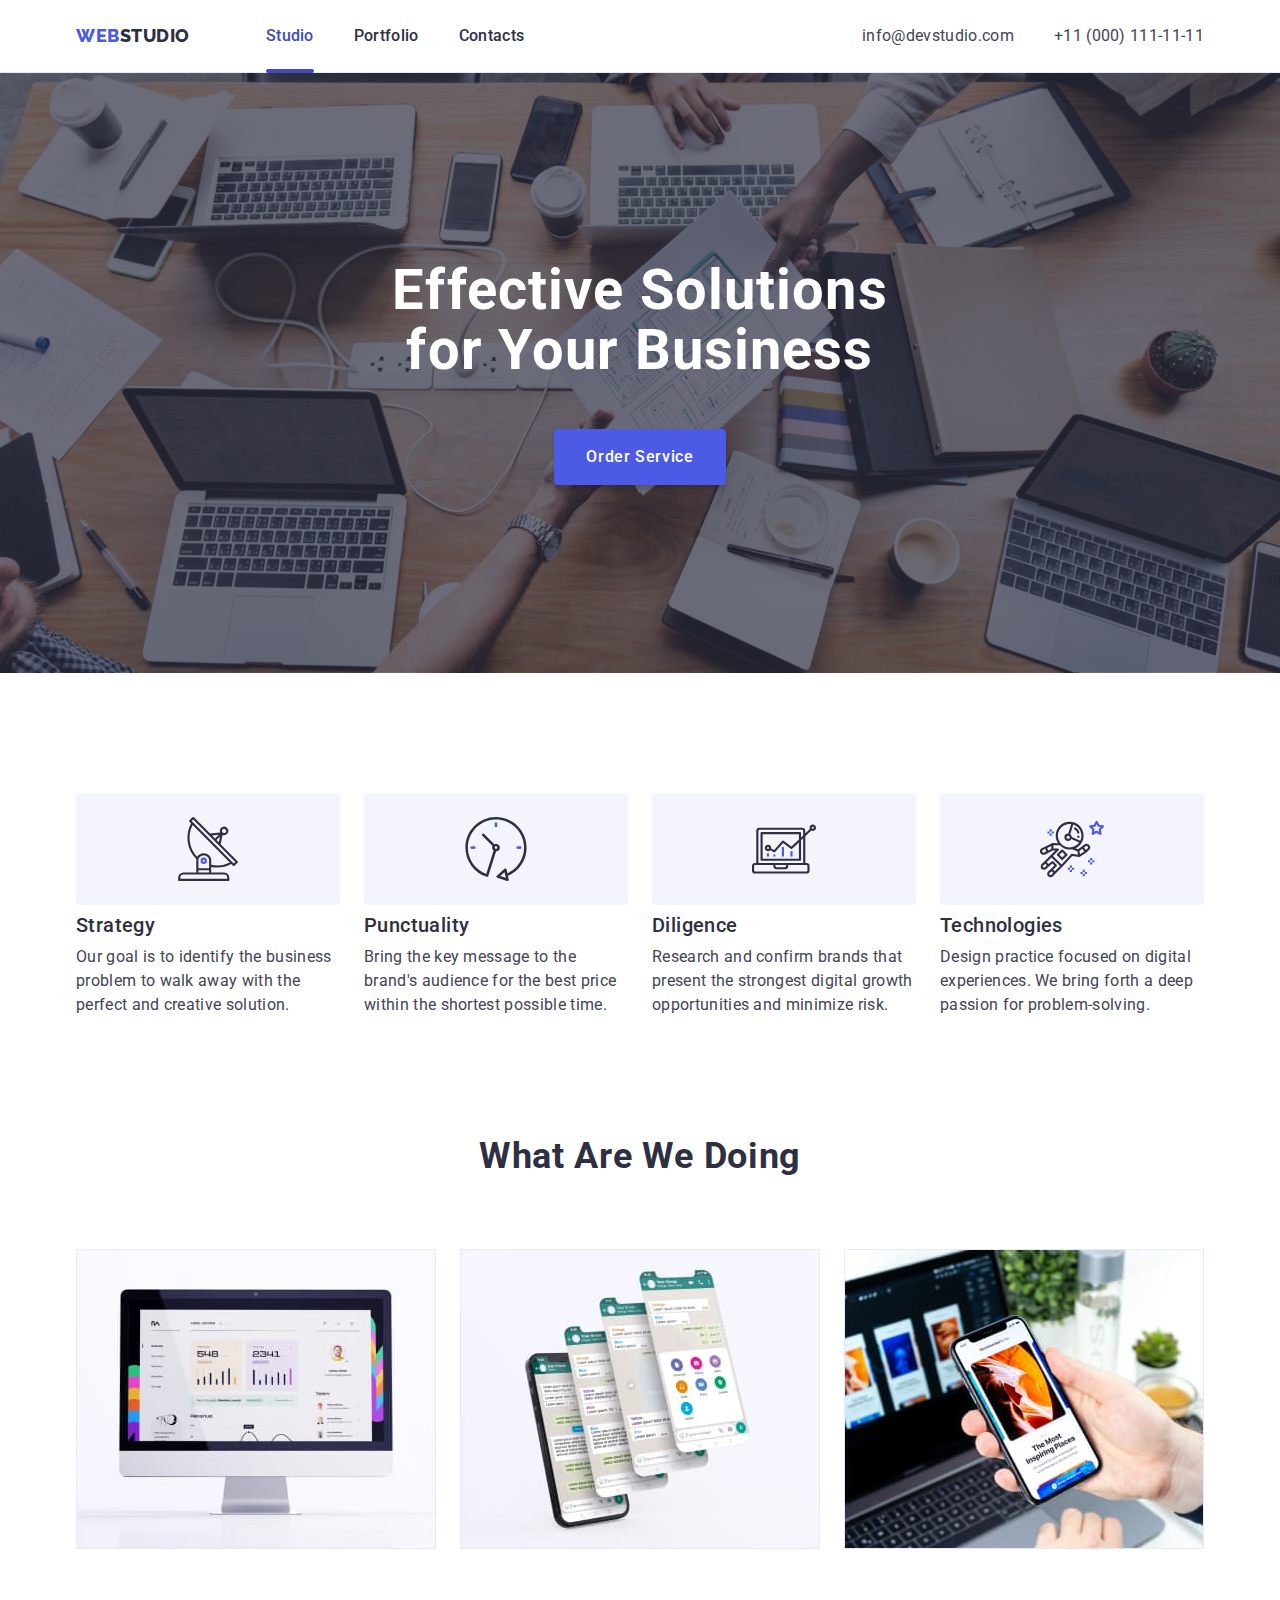
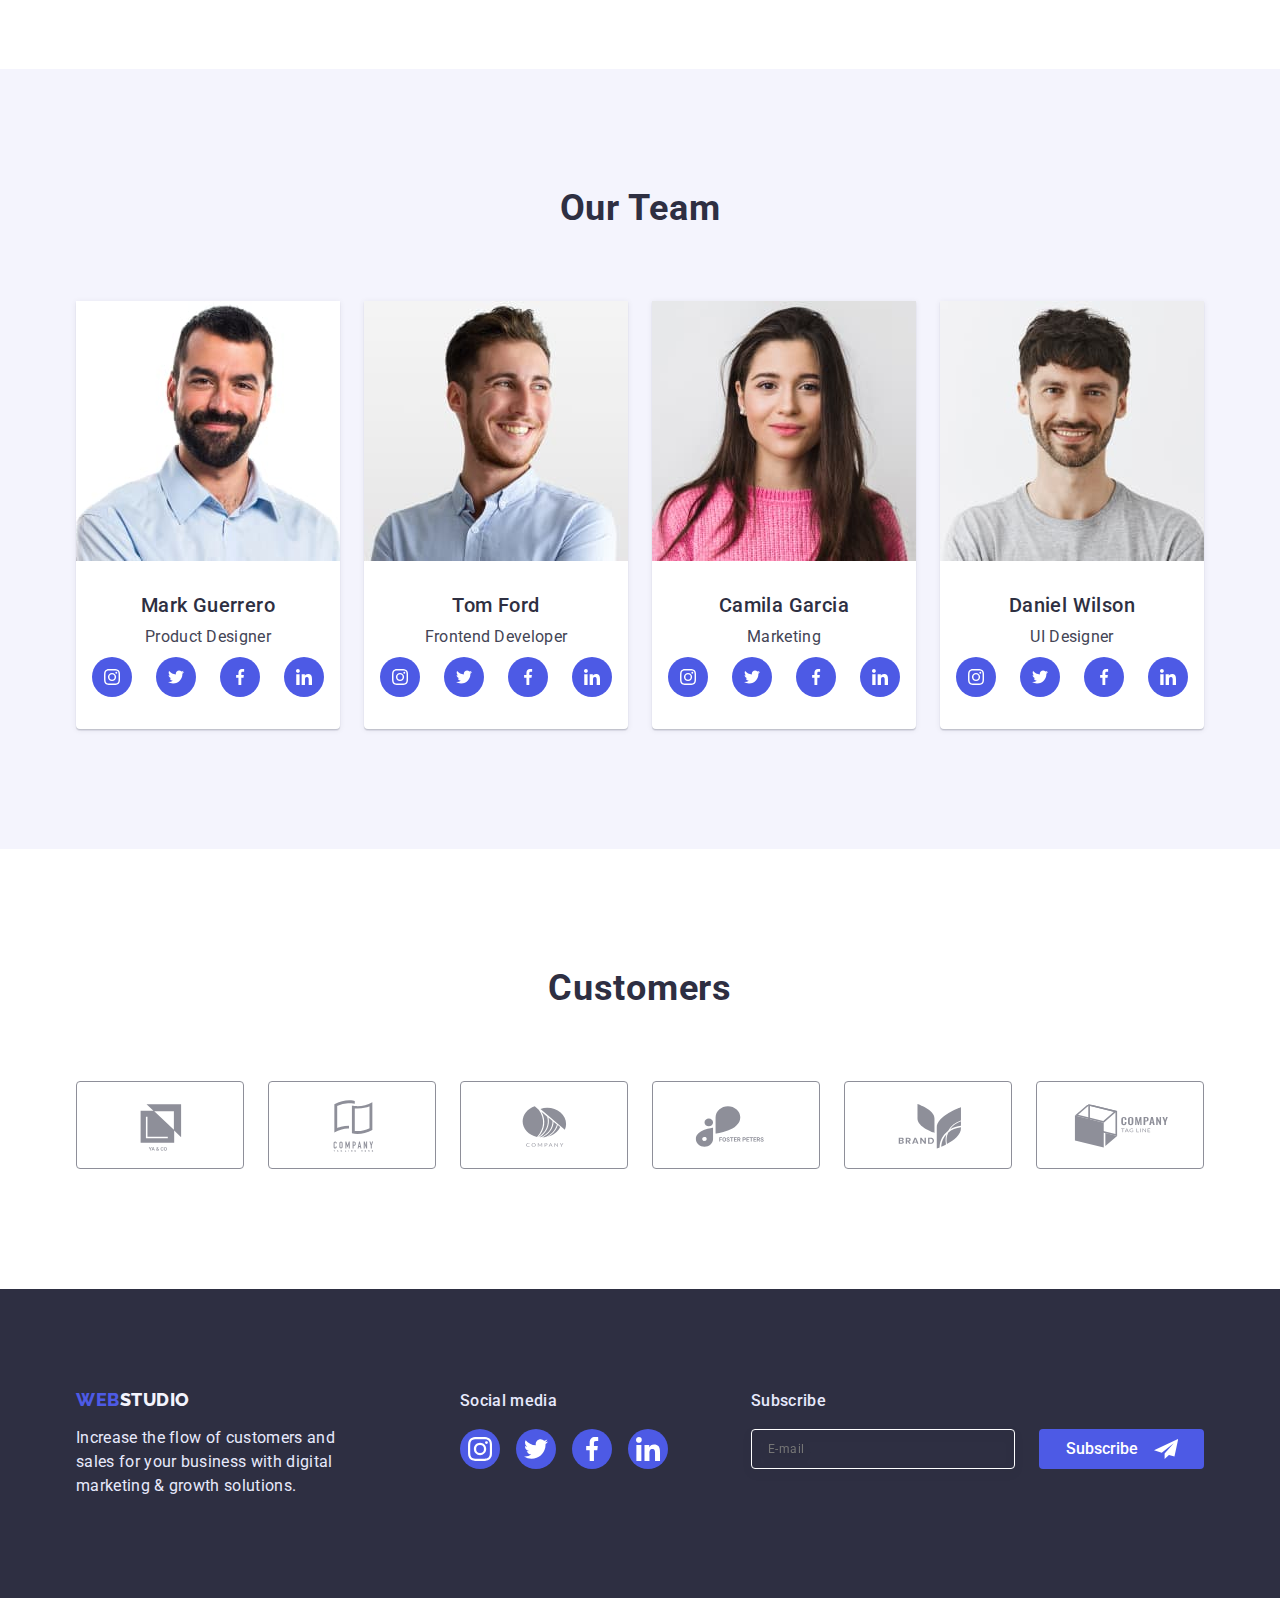
<file: index.html>
<!DOCTYPE html>
<html lang="en">
  <head>
    <meta charset="UTF-8" />
    <meta http-equiv="X-UA-Compatible" content="IE=edge" />
    <meta name="viewport" content="width=device-width, initial-scale=1.0" />
    <title>Студія</title>
    <link rel="preconnect" href="https://fonts.googleapis.com" />
    <link rel="preconnect" href="https://fonts.gstatic.com" crossorigin />
    <link
      href="https://fonts.googleapis.com/css2?family=Raleway:wght@800&family=Roboto:wght@400;500;700;900&display=swap"
      rel="stylesheet"
    />
    <link
      rel="stylesheet"
      href="https://cdnjs.cloudflare.com/ajax/libs/modern-normalize/1.1.0/modern-normalize.min.css"
    />
    <link rel="stylesheet" href="./css/styles.css" />
  </head>
  <body>
    <!---------------------------------- Шапка ------------------------------------------>
    <header class="header shadow-port-head">
      <div class="container header-container">
        <nav class="nav">
          <a class="logo link">Web<span class="studio">Studio</span></a>

          <ul class="nav-menu list">
            <li class="nav-item">
              <a class="nav-link current link" href="./index.html">Studio</a>
            </li>

            <li class="nav-item">
              <a class="nav-link link" href="./portfolio.html">Portfolio</a>
            </li>
            <li class="nav-item">
              <a class="nav-link link" href="">Contacts</a>
            </li>
          </ul>
        </nav>

        <address class="address">
          <ul class="address-list list">
            <li>
              <a class="address-item link" href="mailto:info@devstudio.com"
                >info@devstudio.com</a
              >
            </li>
            <li>
              <a class="address-item link" href="tel:+110001111111"
                >+11 (000) 111-11-11</a
              >
            </li>
          </ul>
        </address>
      </div>
    </header>
    <!-------------------------------Головна частина-------------------------------------->
    <main>
      <section class="hero hero-wrap">
        <div class="container">
          <h1 class="hero-title">Effective Solutions for Your Business</h1>

          <button class="hero-button" data-modal-open type="button">
            Order Service
          </button>
        </div>
      </section>
      <section class="solutions section">
        <div class="container">
          <h2 class="solutions-titel visually-hidden">Effective Solutions</h2>
          <ul class="solutions-text-list list">
            <li class="solutions-text-item icon-anten">
              <h3 class="solutions-text-title">Strategy</h3>
              <p class="solutions-text">
                Our goal is to identify the business problem to walk away with
                the perfect and creative solution.
              </p>
            </li>
            <li class="solutions-text-item icon-clock">
              <h3 class="solutions-text-title">Punctuality</h3>
              <p class="solutions-text">
                Bring the key message to the brand's audience for the best price
                within the shortest possible time.
              </p>
            </li>
            <li class="solutions-text-item icon-diagram">
              <h3 class="solutions-text-title">Diligence</h3>
              <p class="solutions-text">
                Research and confirm brands that present the strongest digital
                growth opportunities and minimize risk.
              </p>
            </li>
            <li class="solutions-text-item icon-astronaut">
              <h3 class="solutions-text-title">Technologies</h3>
              <p class="solutions-text">
                Design practice focused on digital experiences. We bring forth a
                deep passion for problem-solving.
              </p>
            </li>
          </ul>
        </div>
      </section>
      <section class="example section">
        <div class="container">
          <h2 class="title title-container">What are we doing</h2>
          <ul class="example-list list">
            <li class="example-item">
              <img
                src="./images/img-1.jpg"
                alt="monitor display"
                width="360"
                height="300"
              />
            </li>
            <li class="example-item">
              <img
                src="./images/img-2.jpg"
                alt="visualization app"
                width="360"
                height="300"
              />
            </li>
            <li class="example-item">
              <img
                src="./images/img-3.jpg"
                alt="computer and phone"
                width="360"
                height="300"
              />
            </li>
          </ul>
        </div>
      </section>
      <section class="section team">
        <div class="container">
          <h2 class="title title-container">Our Team</h2>
          <ul class="team-list list">
            <li class="team-card">
              <img
                src="./images/mark.jpg"
                alt="team foto"
                width="264"
                height="260"
              />
              <div class="container-team-card">
                <h3 class="team-name">Mark Guerrero</h3>
                <p class="team-text">Product Designer</p>
                <ul class="team-soc-list list">
                  <li class="team-soc-item">
                    <a class="team-soc-link" href="">
                      <svg width="16" height="16" class="team-soc-icon">
                        <use href="./images/icons2.svg#icon-instagram"></use>
                      </svg>
                    </a>
                  </li>
                  <li class="team-soc-item">
                    <a class="team-soc-link" href="">
                      <svg width="16" height="16" class="team-soc-icon">
                        <use href="./images/icons2.svg#icon-twitter"></use>
                      </svg>
                    </a>
                  </li>
                  <li class="team-soc-item">
                    <a class="team-soc-link" href="">
                      <svg width="16" height="16" class="team-soc-icon">
                        <use href="./images/icons2.svg#icon-facebook"></use>
                      </svg>
                    </a>
                  </li>
                  <li class="team-soc-item">
                    <a class="team-soc-link" href="">
                      <svg width="16" height="16" class="team-soc-icon">
                        <use href="./images/icons2.svg#icon-linkedin"></use>
                      </svg>
                    </a>
                  </li>
                </ul>
              </div>
            </li>
            <li class="team-card">
              <img
                src="./images/tom.jpg"
                alt="team foto"
                width="264"
                height="260"
              />
              <div class="container-team-card">
                <h3 class="team-name">Tom Ford</h3>
                <p class="team-text">Frontend Developer</p>
                <ul class="team-soc-list list">
                  <li class="team-soc-item">
                    <a class="team-soc-link" href="">
                      <svg width="16" height="16" class="team-soc-icon">
                        <use href="./images/icons2.svg#icon-instagram"></use>
                      </svg>
                    </a>
                  </li>
                  <li class="team-soc-item">
                    <a class="team-soc-link" href="">
                      <svg width="16" height="16" class="team-soc-icon">
                        <use href="./images/icons2.svg#icon-twitter"></use>
                      </svg>
                    </a>
                  </li>
                  <li class="team-soc-item">
                    <a class="team-soc-link" href="">
                      <svg width="16" height="16" class="team-soc-icon">
                        <use href="./images/icons2.svg#icon-facebook"></use>
                      </svg>
                    </a>
                  </li>
                  <li class="team-soc-item">
                    <a class="team-soc-link" href="">
                      <svg width="16" height="16" class="team-soc-icon">
                        <use href="./images/icons2.svg#icon-linkedin"></use>
                      </svg>
                    </a>
                  </li>
                </ul>
              </div>
            </li>
            <li class="team-card">
              <img
                src="./images/camila.jpg"
                alt="team foto"
                width="264"
                height="260"
              />
              <div class="container-team-card">
                <h3 class="team-name">Camila Garcia</h3>
                <p class="team-text">Marketing</p>
                <ul class="team-soc-list list">
                  <li class="team-soc-item">
                    <a class="team-soc-link" href="">
                      <svg width="16" height="16" class="team-soc-icon">
                        <use href="./images/icons2.svg#icon-instagram"></use>
                      </svg>
                    </a>
                  </li>
                  <li class="team-soc-item">
                    <a class="team-soc-link" href="">
                      <svg width="16" height="16" class="team-soc-icon">
                        <use href="./images/icons2.svg#icon-twitter"></use>
                      </svg>
                    </a>
                  </li>
                  <li class="team-soc-item">
                    <a class="team-soc-link" href="">
                      <svg width="16" height="16" class="team-soc-icon">
                        <use href="./images/icons2.svg#icon-facebook"></use>
                      </svg>
                    </a>
                  </li>
                  <li class="team-soc-item">
                    <a class="team-soc-link" href="">
                      <svg width="16" height="16" class="team-soc-icon">
                        <use href="./images/icons2.svg#icon-linkedin"></use>
                      </svg>
                    </a>
                  </li>
                </ul>
              </div>
            </li>
            <li class="team-card">
              <img
                src="./images/daniel.jpg"
                alt="team foto"
                width="264"
                height="260"
              />
              <div class="container-team-card">
                <h3 class="team-name">Daniel Wilson</h3>
                <p class="team-text">UI Designer</p>
                <ul class="team-soc-list list">
                  <li class="team-soc-item">
                    <a class="team-soc-link" href="">
                      <svg width="16" height="16" class="team-soc-icon">
                        <use href="./images/icons2.svg#icon-instagram"></use>
                      </svg>
                    </a>
                  </li>
                  <li class="team-soc-item">
                    <a class="team-soc-link" href="">
                      <svg width="16" height="16" class="team-soc-icon">
                        <use href="./images/icons2.svg#icon-twitter"></use>
                      </svg>
                    </a>
                  </li>
                  <li class="team-soc-item">
                    <a class="team-soc-link" href="">
                      <svg width="16" height="16" class="team-soc-icon">
                        <use href="./images/icons2.svg#icon-facebook"></use>
                      </svg>
                    </a>
                  </li>
                  <li class="team-soc-item">
                    <a class="team-soc-link" href="">
                      <svg width="16" height="16" class="team-soc-icon">
                        <use href="./images/icons2.svg#icon-linkedin"></use>
                      </svg>
                    </a>
                  </li>
                </ul>
              </div>
            </li>
          </ul>
        </div>
      </section>
      <!---------------------------Клієнти------------------------------------->
      <section class="section">
        <div class="container">
          <h2 class="title title-customers">Customers</h2>
          <ul class="customers-list list">
            <li class="customers-list-item">
              <a class="customers-link link" href=""
                ><svg width="104" height="56" class="customers-icon">
                  <use href="./images/icons2.svg#icon-ya"></use>
                </svg>
              </a>
            </li>
            <li class="customers-list-item">
              <a class="customers-link" href=""
                ><svg width="104" height="56" class="customers-icon">
                  <use href="./images/icons2.svg#icon-here-company"></use>
                </svg>
              </a>
            </li>
            <li class="customers-list-item">
              <a class="customers-link" href=""
                ><svg width="104" height="56" class="customers-icon">
                  <use href="./images/icons2.svg#icon-company"></use>
                </svg>
              </a>
            </li>
            <li class="customers-list-item">
              <a class="customers-link" href=""
                ><svg width="104" height="56" class="customers-icon">
                  <use href="./images/icons2.svg#icon-foster"></use>
                </svg>
              </a>
            </li>
            <li class="customers-list-item">
              <a class="customers-link" href=""
                ><svg width="104" height="56" class="customers-icon">
                  <use href="./images/icons2.svg#icon-brand"></use>
                </svg>
              </a>
            </li>
            <li class="customers-list-item">
              <a class="customers-link" href=""
                ><svg width="104" height="56" class="customers-icon">
                  <use href="./images/icons2.svg#icon-tag-line"></use>
                </svg>
              </a>
            </li>
          </ul>
        </div>
      </section>
    </main>
    <!------------------------------Підвал----------------------------------->
    <footer class="footer">
      <div class="container footer-container">
        <div class="footer-logo-container">
          <a class="footer-logo link"
            >Web<span class="footer-studio">Studio</span></a
          >
          <p class="footer-text">
            Increase the flow of customers and sales for your business with
            digital marketing & growth solutions.
          </p>
        </div>
        <div class="footer-soc-container">
          <h2 class="footer-soc-titel">Social media</h2>
          <ul class="footer-soc-list list">
            <li class="footer-soc-item">
              <a class="footer-soc-link" href="">
                <svg width="24" height="24" class="footer-soc-icon">
                  <use href="./images/icons2.svg#icon-instagram"></use>
                </svg>
              </a>
            </li>
            <li class="footer-soc-item">
              <a class="footer-soc-link" href="">
                <svg width="24" height="24" class="footer-soc-icon">
                  <use href="./images/icons2.svg#icon-twitter"></use>
                </svg>
              </a>
            </li>
            <li class="footer-soc-item">
              <a class="footer-soc-link" href="">
                <svg width="24" height="24" class="footer-soc-icon">
                  <use href="./images/icons2.svg#icon-facebook"></use>
                </svg>
              </a>
            </li>
            <li class="footer-soc-item">
              <a class="footer-soc-link" href="">
                <svg width="24" height="24" class="footer-soc-icon">
                  <use href="./images/icons2.svg#icon-linkedin"></use>
                </svg>
              </a>
            </li>
          </ul>
        </div>

        <div class="footer-form-container">
          <h2 class="footer-soc-titel">Subscribe</h2>
          <form class="footer-form">
            <input
              type="email"
              name="email"
              placeholder="E-mail"
              class="footer-input"
              required
            />
            <button type="submit" class="subscribe-button">
              Subscribe
              <svg width="24" height="24" class="subscribe-icon">
                <use href="./images/icons2.svg#icon-send"></use>
              </svg>
            </button>
          </form>
        </div>
      </div>
    </footer>

    <!-----------------------------Модальне вікно ----------------------------->
    <div class="backdrop is-hidden" data-modal>
      <div class="modal">
        <p class="modal-titel">Leave your contacts and we will call you back</p>
        <button type="button" data-modal-close class="modal-close">
          <svg width="8" height="8" class="close-icon">
            <use href="./images/icons2.svg#icon-close"></use>
          </svg>
        </button>
        <form class="modal-form">
          <label class="modal-field">
            <span class="modal-label-text">Name</span>
            <div class="modal-input-wrap">
              <input
                class="modal-input"
                type="text"
                name="user-name"
                required
              />
              <svg class="modal-input-icon" width="12" height="12">
                <use href="./images/icons2.svg#icon-person"></use>
              </svg>
            </div>
          </label>
          <label class="modal-field">
            <span class="modal-label-text">Phone</span>
            <div class="modal-input-wrap">
              <input
                class="modal-input"
                type="tel"
                name="user-phone"
                required
              />
              <svg class="modal-input-icon" width="13" height="13">
                <use href="./images/icons2.svg#icon-phone"></use>
              </svg>
            </div>
          </label>
          <label class="modal-field">
            <span class="modal-label-text">Email</span>
            <div class="modal-input-wrap">
              <input
                class="modal-input"
                type="email"
                name="user-email"
                required
              />
              <svg class="modal-input-icon" width="15" height="12">
                <use href="./images/icons2.svg#icon-email"></use>
              </svg>
            </div>
          </label>
          <div class="textarea-wrap">
            <label for="user-comments" class="modal-label-text">
              Comment
            </label>
            <textarea
              name="user-comments"
              id="user-comments"
              class="modal-textarea"
              placeholder="Text input"
            ></textarea>
          </div>
          <div class="modal-check-wrap">
            <input
              type="checkbox"
              id="privacy"
              name="user-privacy"
              value="true"
              class="modal-check visually-hidden"
            />
            <label for="privacy" class="check-text">
              <span>
                I accept the terms and conditions of the
                <a href="" class="modal-link">Privacy Policy</a>
              </span></label
            >
          </div>

          <button type="submit" class="button-submit">Send</button>
        </form>
      </div>
    </div>
    <script src="./js/modal.js"></script>
  </body>
</html>
</file>
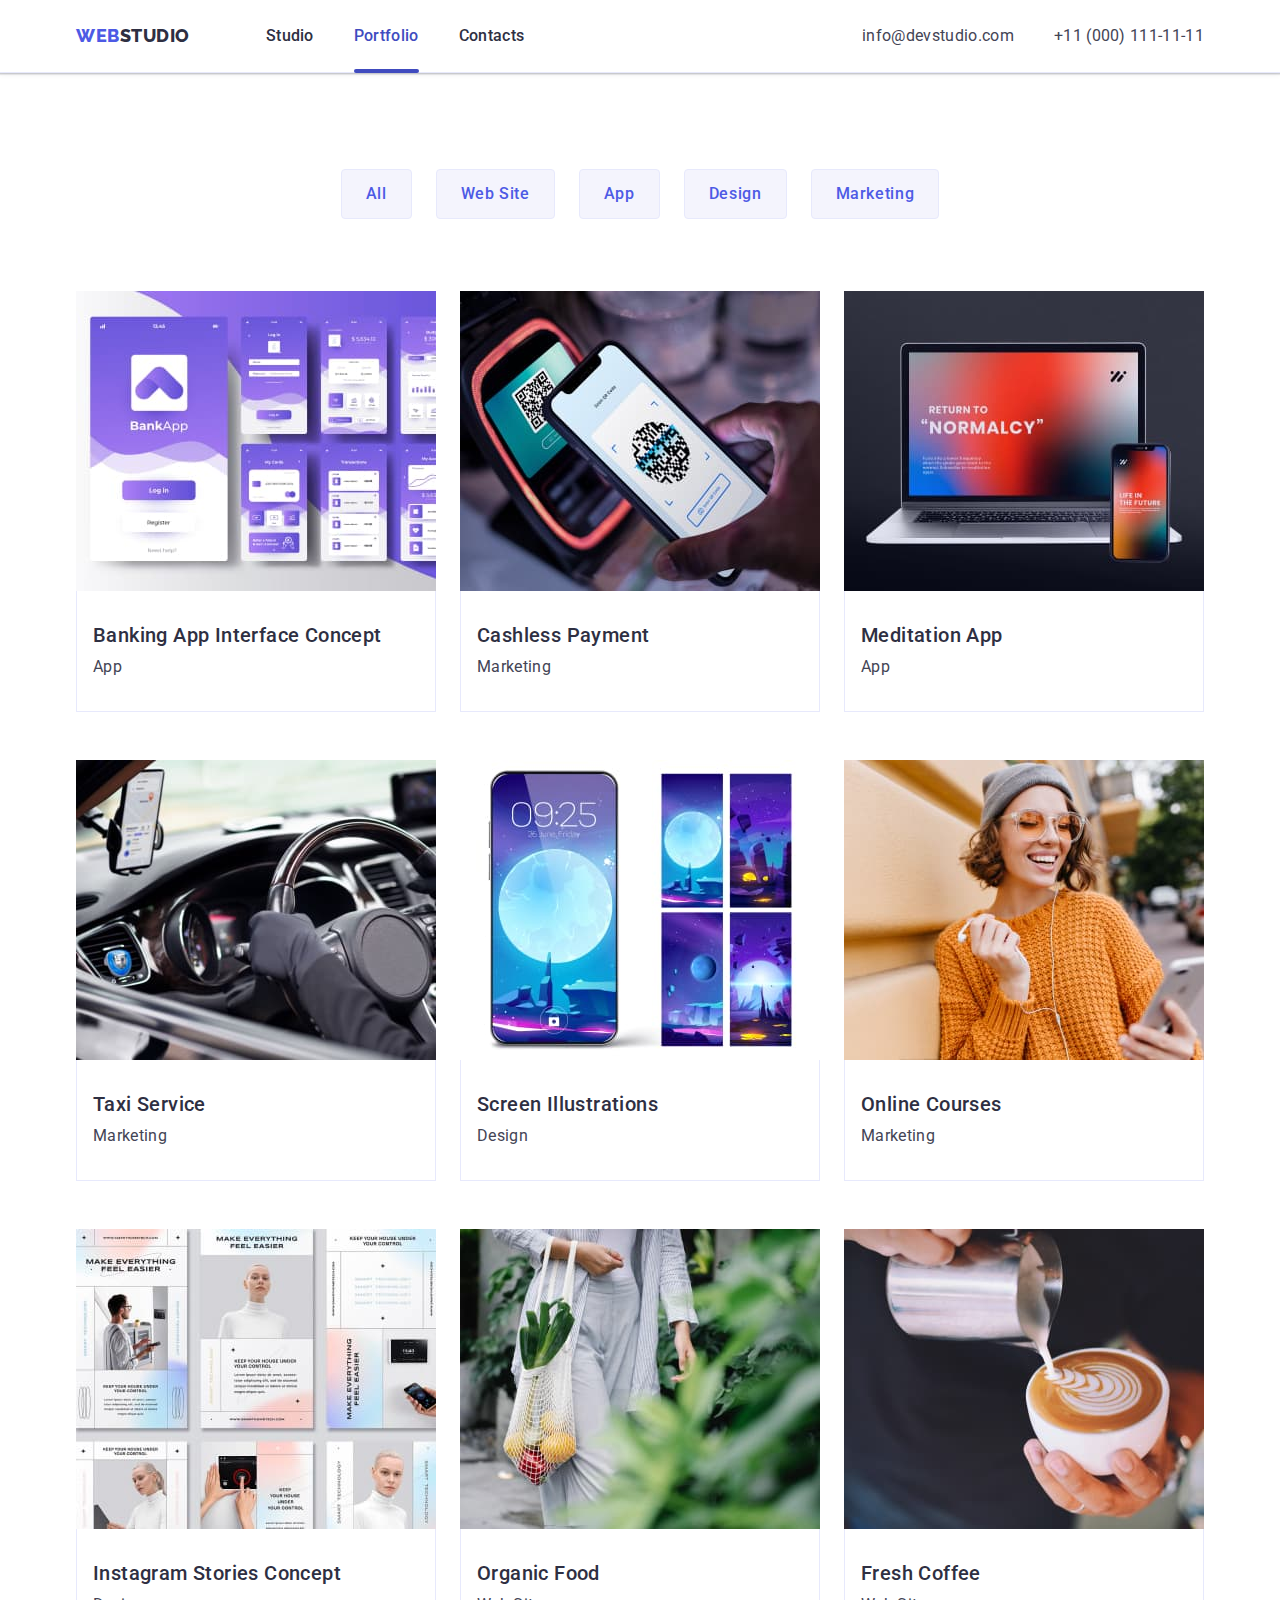
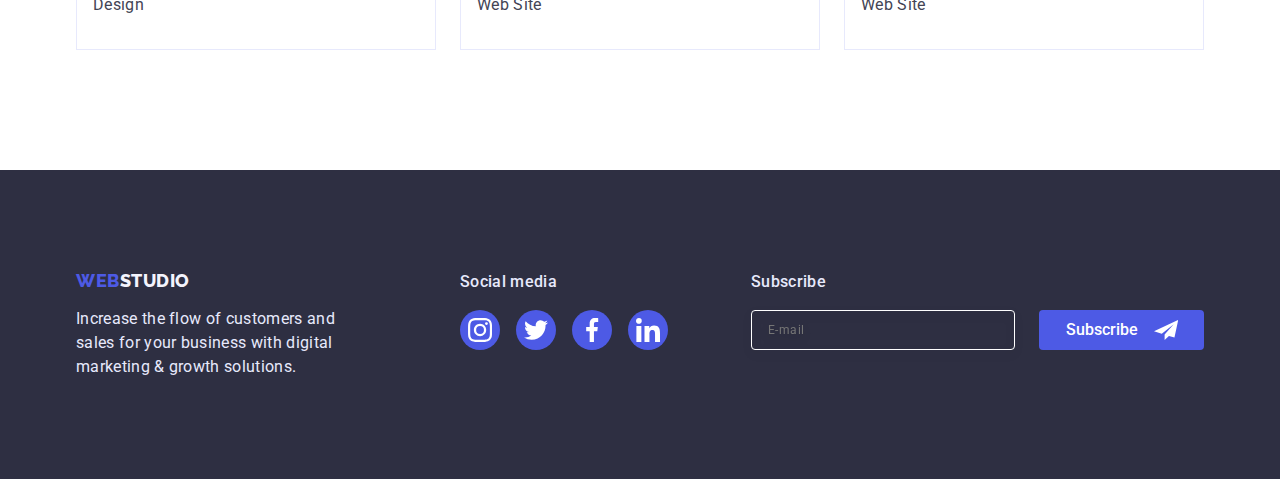
<file: portfolio.html>
<!DOCTYPE html>
<html lang="en">
  <head>
    <meta charset="UTF-8" />
    <meta http-equiv="X-UA-Compatible" content="IE=edge" />
    <meta name="viewport" content="width=device-width, initial-scale=1.0" />
    <title>Портфоліо</title>
    <link rel="preconnect" href="https://fonts.googleapis.com" />
    <link rel="preconnect" href="https://fonts.gstatic.com" crossorigin />
    <link
      href="https://fonts.googleapis.com/css2?family=Raleway:wght@800&family=Roboto:wght@400;500;700;900&display=swap"
      rel="stylesheet"
    />
    <link
      rel="stylesheet"
      href="https://cdnjs.cloudflare.com/ajax/libs/modern-normalize/1.1.0/modern-normalize.min.css"
    />
    <link rel="stylesheet" href="./css/styles.css" />
  </head>
  <body>
    <!------------------------------ Шапка ------------------------------->
    <header class="header shadow-port-head">
      <div class="container header-container">
        <nav class="nav">
          <a class="logo link">Web<span class="studio">Studio</span></a>

          <ul class="nav-menu list">
            <li class="nav-item">
              <a class="nav-link link" href="./index.html">Studio</a>
            </li>

            <li class="nav-item">
              <a class="nav-link current link" href="./portfolio.html"
                >Portfolio</a
              >
            </li>
            <li class="nav-item">
              <a class="nav-link link" href="">Contacts</a>
            </li>
          </ul>
        </nav>

        <address class="address">
          <ul class="address-list list">
            <li class="address-items">
              <a class="address-item link" href="mailto:info@devstudio.com"
                >info@devstudio.com</a
              >
            </li>
            <li class="address-items">
              <a class="address-item link" href="tel:+110001111111"
                >+11 (000) 111-11-11</a
              >
            </li>
          </ul>
        </address>
      </div>
    </header>
    <!----------------------------------Головна частина---------------------------------->
    <main>
      <section class="samples section">
        <div class="container">
          <h1 class="visually-hidden">our works</h1>
          <ul class="samples-bar list">
            <li class="samples-bar-list">
              <button type="button" class="bar-btn">All</button>
            </li>
            <li class="samples-bar-list">
              <button type="button" class="bar-btn">Web Site</button>
            </li>
            <li class="samples-bar-list">
              <button type="button" class="bar-btn">App</button>
            </li>
            <li class="samples-bar-list">
              <button type="button" class="bar-btn">Design</button>
            </li>
            <li class="samples-bar-list">
              <button type="button" class="bar-btn">Marketing</button>
            </li>
          </ul>
          <ul class="samples-pic list">
            <li class="samples-list">
              <a class="samples-lists link" href="">
                <div class="samples-tumb">
                  <img src="./images/img-port1.jpg" alt="app" width="360" />
                  <p class="samples-tumba-text">
                    14 Stylish and User-Friendly App Design Concepts · Task
                    Manager App · Calorie Tracker App · Exotic Fruit Ecommerce
                    App · Cloud Storage App
                  </p>
                </div>
                <div class="samples-pic-container">
                  <h2 class="samples-titel">Banking App Interface Concept</h2>
                  <p class="samples-text">App</p>
                </div>
              </a>
            </li>
            <li class="samples-list">
              <a class="samples-lists link" href="">
                <div class="samples-tumb">
                  <img
                    src="./images/img-port2.jpg"
                    alt="phone and pay"
                    width="360"
                  />
                  <p class="samples-tumba-text">
                    14 Stylish and User-Friendly App Design Concepts · Task
                    Manager App · Calorie Tracker App · Exotic Fruit Ecommerce
                    App · Cloud Storage App
                  </p>
                </div>
                <div class="samples-pic-container">
                  <h2 class="samples-titel">Cashless Payment</h2>
                  <p class="samples-text">Marketing</p>
                </div>
              </a>
            </li>
            <li class="samples-list">
              <a class="samples-lists link" href="">
                <div class="samples-tumb">
                  <img
                    src="./images/img-port3.jpg"
                    alt="laptop phone"
                    width="360"
                  />
                  <p class="samples-tumba-text">
                    14 Stylish and User-Friendly App Design Concepts · Task
                    Manager App · Calorie Tracker App · Exotic Fruit Ecommerce
                    App · Cloud Storage App
                  </p>
                </div>
                <div class="samples-pic-container">
                  <h2 class="samples-titel">Meditation App</h2>
                  <p class="samples-text">App</p>
                </div>
              </a>
            </li>
            <li class="samples-list">
              <a class="samples-lists link" href="">
                <div class="samples-tumb">
                  <img
                    src="./images/img-port4.jpg"
                    alt="navigation in the car"
                    width="360"
                  />
                  <p class="samples-tumba-text">
                    14 Stylish and User-Friendly App Design Concepts · Task
                    Manager App · Calorie Tracker App · Exotic Fruit Ecommerce
                    App · Cloud Storage App
                  </p>
                </div>
                <div class="samples-pic-container">
                  <h2 class="samples-titel">Taxi Service</h2>
                  <p class="samples-text">Marketing</p>
                </div>
              </a>
            </li>
            <li class="samples-list">
              <a class="samples-lists link" href="">
                <div class="samples-tumb">
                  <img
                    src="./images/img-port5.jpg"
                    alt="phone illustrations"
                    width="360"
                  />
                  <p class="samples-tumba-text">
                    14 Stylish and User-Friendly App Design Concepts · Task
                    Manager App · Calorie Tracker App · Exotic Fruit Ecommerce
                    App · Cloud Storage App
                  </p>
                </div>
                <div class="samples-pic-container">
                  <h2 class="samples-titel">Screen Illustrations</h2>
                  <p class="samples-text">Design</p>
                </div>
              </a>
            </li>
            <li class="samples-list">
              <a class="samples-lists link" href="">
                <div class="samples-tumb">
                  <img
                    src="./images/img-port6.jpg"
                    alt="smiling girl"
                    width="360"
                  />
                  <p class="samples-tumba-text">
                    14 Stylish and User-Friendly App Design Concepts · Task
                    Manager App · Calorie Tracker App · Exotic Fruit Ecommerce
                    App · Cloud Storage App
                  </p>
                </div>
                <div class="samples-pic-container">
                  <h2 class="samples-titel">Online Courses</h2>
                  <p class="samples-text">Marketing</p>
                </div>
              </a>
            </li>
            <li class="samples-list">
              <a class="samples-lists link" href="">
                <div class="samples-tumb">
                  <img
                    src="./images/img-port7.jpg"
                    alt="story layout"
                    width="360"
                  />
                  <p class="samples-tumba-text">
                    14 Stylish and User-Friendly App Design Concepts · Task
                    Manager App · Calorie Tracker App · Exotic Fruit Ecommerce
                    App · Cloud Storage App
                  </p>
                </div>
                <div class="samples-pic-container">
                  <h2 class="samples-titel">Instagram Stories Concept</h2>
                  <p class="samples-text">Design</p>
                </div>
              </a>
            </li>
            <li class="samples-list">
              <a class="samples-lists link" href="">
                <div class="samples-tumb">
                  <img
                    src="./images/img-port8.jpg"
                    alt="woman with vegetables"
                    width="360"
                  />
                  <p class="samples-tumba-text">
                    14 Stylish and User-Friendly App Design Concepts · Task
                    Manager App · Calorie Tracker App · Exotic Fruit Ecommerce
                    App · Cloud Storage App
                  </p>
                </div>
                <div class="samples-pic-container">
                  <h2 class="samples-titel">Organic Food</h2>
                  <p class="samples-text">Web Site</p>
                </div>
              </a>
            </li>
            <li class="samples-list">
              <a class="samples-lists link" href="">
                <div class="samples-tumb">
                  <img
                    src="./images/img-port9.jpg"
                    alt="makes a cappuccino"
                    width="360"
                  />
                  <p class="samples-tumba-text">
                    14 Stylish and User-Friendly App Design Concepts · Task
                    Manager App · Calorie Tracker App · Exotic Fruit Ecommerce
                    App · Cloud Storage App
                  </p>
                </div>
                <div class="samples-pic-container">
                  <h2 class="samples-titel">Fresh Coffee</h2>
                  <p class="samples-text">Web Site</p>
                </div>
              </a>
            </li>
          </ul>
        </div>
      </section>
    </main>
    <!----------------------------Підвал-------------------------------->
    <footer class="footer">
      <div class="container footer-container">
        <div class="footer-logo-container">
          <a class="footer-logo link"
            >Web<span class="footer-studio">Studio</span></a
          >
          <p class="footer-text">
            Increase the flow of customers and sales for your business with
            digital marketing & growth solutions.
          </p>
        </div>
        <div class="footer-soc-container">
          <h2 class="footer-soc-titel">Social media</h2>
          <ul class="footer-soc-list list">
            <li class="footer-soc-item">
              <a class="footer-soc-link" href="">
                <svg width="24" height="24" class="footer-soc-icon">
                  <use href="./images/icons2.svg#icon-instagram"></use>
                </svg>
              </a>
            </li>
            <li class="footer-soc-item">
              <a class="footer-soc-link" href="">
                <svg width="24" height="24" class="footer-soc-icon">
                  <use href="./images/icons2.svg#icon-twitter"></use>
                </svg>
              </a>
            </li>
            <li class="footer-soc-item">
              <a class="footer-soc-link" href="">
                <svg width="24" height="24" class="footer-soc-icon">
                  <use href="./images/icons2.svg#icon-facebook"></use>
                </svg>
              </a>
            </li>
            <li class="footer-soc-item">
              <a class="footer-soc-link" href="">
                <svg width="24" height="24" class="footer-soc-icon">
                  <use href="./images/icons2.svg#icon-linkedin"></use>
                </svg>
              </a>
            </li>
          </ul>
        </div>

        <div class="footer-form-container">
          <h2 class="footer-soc-titel">Subscribe</h2>
          <form class="footer-form">
            <input
              type="email"
              name="email"
              placeholder="E-mail"
              class="footer-input"
              required
            />
            <button type="submit" class="subscribe-button">
              Subscribe
              <svg width="24" height="24" class="subscribe-icon">
                <use href="./images/icons2.svg#icon-send"></use>
              </svg>
            </button>
          </form>
        </div>
      </div>
    </footer>
  </body>
</html>
</file>
<file: css/styles.css>
:root {
  --background-body-color: #ffffff;
  --primary-text-color: #434455;
  --titel-text-color: #2e2f42;
  --button-text-color: #4d5ae5;
  --button-hover-background: #404bbf;
  --second-background-color: #f4f4fd;
  --footer-text-color: #e7e9fc;
  --custom-color: #8e8f99;
  --bg-gradient: linear-gradient(rgba(46, 47, 66, 0.7), rgba(46, 47, 66, 0.7));
  --modal-bg: #fcfcfc;
}

.list {
  list-style: none;
  margin: 0;
}

p,
h1,
h2,
h3,
h4,
h5,
h6 {
  margin: 0;
}
ul {
  padding-left: 0;
  margin: 0;
}

button {
  cursor: pointer;
}

address {
  font-style: normal;
}

img {
  display: block;
  max-width: 100%;
  height: auto;
}

.visually-hidden {
  position: absolute;
  width: 1px;
  height: 1px;
  margin: -1px;
  border: 0;
  padding: 0;
  white-space: nowrap;
  clip-path: inset(100%);
  clip: rect(0 0 0 0);
  overflow: hidden;
}

/* --------------Тіло сторінки ------------------*/

body {
  margin: 0;
  color: var(--primary-text-color);
  font-family: 'Roboto', sans-serif;
  font-size: 16px;
  line-height: 1.5;
}

.container {
  width: 1158px;
  padding-left: 15px;
  padding-right: 15px;
  margin: 0 auto;
  /* outline: 2px solid tomato; */
  /* background-color: aqua; */
}

.shadow-port-head {
  box-shadow: 0px 2px 1px rgba(46, 47, 66, 0.08),
    0px 1px 1px rgba(46, 47, 66, 0.16), 0px 1px 6px rgba(46, 47, 66, 0.08);
}

.header {
  padding-top: 24px;
  padding-bottom: 24px;
  border-bottom-width: 1px;
  border-bottom-style: solid;
  border-bottom-color: #e7e9fc;
}

.section {
  padding: 120px 0;
}

/*-------------------Логотип--------------------- */

.link {
  text-decoration: none;
}

.logo {
  margin-right: 76px;
  text-transform: uppercase;
  font-family: 'Raleway', sans-serif;
  color: var(--button-text-color);
  font-weight: 800;
  font-size: 18px;
  line-height: 1.17;
  letter-spacing: 0.03em;
}

.studio {
  color: var(--titel-text-color);
}

/*---------------------- Навігація------------------ */
.nav-menu {
  display: flex;
  gap: 40px;
}

.nav {
  display: flex;
  align-items: center;
  margin-right: auto;
}

.header-container {
  display: flex;
  margin-right: auto;
}

.nav-link.current {
  color: var(--button-hover-background);
}

.nav-link:hover,
.nav-link:focus {
  color: var(--button-hover-background);
}

.nav-link {
  display: block;
  position: relative;
  text-decoration: none;
  font-weight: 500;
  letter-spacing: 0.02em;
  line-height: 1.5;
  color: var(--titel-text-color);
  transition-property: color;
  transition-duration: 250ms;
  transition-timing-function: cubic-bezier(0.4, 0, 0.2, 1);
}

.nav-link::after {
  content: '';
  opacity: 0;
  display: block;
  position: absolute;
  bottom: -25px;
  left: 0;
  height: 4px;
  width: 100%;
  background-color: var(--button-hover-background);
  border-radius: 2px;
  transition-property: opacity;
  transition-duration: 250ms;
  transition-timing-function: cubic-bezier(0.4, 0, 0.2, 1);
}

.nav-link:hover::after,
.nav-link:focus::after,
.nav-link.current::after {
  opacity: 1;
}
/*------------------------Адрес ------------------*/

.address-list .address-item:hover,
.address-list .address-item:focus {
  color: var(--button-hover-background);
}

.address-item {
  color: var(--primary-text-color);
  letter-spacing: 0.02em;
  transition-property: color;
  transition-duration: 250ms;
  transition-timing-function: cubic-bezier(0.4, 0, 0.2, 1);
}

.address-list {
  display: flex;
  gap: 40px;
}

/* ------------------Головна частина--------------- */

.title {
  font-weight: 700;
  font-size: 36px;
  line-height: 1.11;
  text-align: center;
  text-transform: capitalize;
  letter-spacing: 0.02em;
  color: var(--titel-text-color);
}
/* -----------------------Герой --------------------------*/
.hero {
  max-width: 1440px;
  padding: 188px 0;
  margin: 0 auto;
  text-align: center;
}

.hero-wrap {
  background-color: var(--titel-text-color);
  background-image: var(--bg-gradient), url(../images/bg-img.jpg);
  background-repeat: no-repeat;
  background-position: center;
  background-size: cover;
}

.hero-title {
  width: 496px;
  margin: 0 auto;
  margin-bottom: 48px;
  color: var(--background-body-color);
  font-weight: 700;
  font-size: 56px;
  line-height: 1.07;
  letter-spacing: 0.02em;
  text-align: center;
}

.hero-button:focus,
.hero-button:hover {
  color: var(--background-body-color);
  font-weight: 500;
  font-size: 16px;
  line-height: 1.5;
  letter-spacing: 0.04em;
  background: var(--button-hover-background);
}

.hero-button {
  text-align: center;
  /* min-width: 169px; */
  border-radius: 4px;
  border: 0;
  padding: 16px 32px;
  font-family: 'Roboto', sans-serif;
  color: var(--background-body-color);
  font-weight: 500;
  font-size: 16px;
  line-height: 1.5;
  letter-spacing: 0.04em;
  background-color: var(--button-text-color);
  box-shadow: 0px 4px 4px rgba(0, 0, 0, 0.15);
  transition-property: background-color;
  transition-duration: 250ms;
  transition-timing-function: cubic-bezier(0.4, 0, 0.2, 1);
}

/*-------------------- Рішення--------------------- */

.solutions-text-title {
  margin-bottom: 8px;
  font-weight: 500;
  font-size: 20px;
  line-height: 1.2;
  letter-spacing: 0.02em;
  color: var(--titel-text-color);
}

.solutions-text {
  letter-spacing: 0.02em;
  line-height: 1.5;
}

.solutions-text-list {
  display: flex;
}

.solutions-text-item {
  width: calc((100% - 72px) / 4);
  margin-right: 24px;
}

.solutions-text-item::before {
  content: '';
  display: block;
  height: 112px;
  background-color: var(--second-background-color);
  border-radius: 4px;
  background-size: 64px 64px;
  background-repeat: no-repeat;
  background-position: center;
  margin-bottom: 8px;
  /* outline: 1px solid red; */
}

.icon-anten::before {
  background-image: url(../images/antenna.svg);
}

.icon-clock::before {
  background-image: url(../images/clock.svg);
}

.icon-diagram::before {
  background-image: url(../images/diagram.svg);
}

.icon-astronaut::before {
  background-image: url(../images/astronaut.svg);
}

.solutions-text-item:nth-child(4n) {
  margin-right: 0;
}

/* ----------------Приклади робіт ----------------------*/
.section.example {
  padding-top: 0;
}

.title-container {
  margin-bottom: 72px;
}

.example-item {
  width: calc((100% - 48px) / 3);
  margin-right: 24px;
}

.example-item:nth-child(3n) {
  margin-right: 0;
}

.example-list {
  display: flex;
}
/* ------------------- Команда ------------------------------*/

.team {
  background: var(--second-background-color);
}

.container-team-card {
  padding: 32px 0;
}

.team-name {
  text-align: center;
  margin-bottom: 8px;
  font-weight: 500;
  font-size: 20px;
  line-height: 1.2;
  letter-spacing: 0.02em;
  color: var(--titel-text-color);
}
.team-text {
  text-align: center;
  letter-spacing: 0.02em;
  margin-bottom: 8px;
}

.team-card {
  background-color: var(--background-body-color);
  width: calc((100% - 72px) / 4);
  margin-right: 24px;
  box-shadow: 0px 1px 6px rgba(46, 47, 66, 0.08),
    0px 1px 1px rgba(46, 47, 66, 0.16), 0px 2px 1px rgba(46, 47, 66, 0.08);
  border-radius: 0px 0px 4px 4px;
}

.team-card:nth-child(4n) {
  margin-right: 0;
}

.team-list {
  display: flex;
}

.team-soc-list {
  display: flex;
  justify-content: center;
  gap: 24px;
}

.team-soc-item {
  width: 40px;
  height: 40px;
}

.team-soc-link {
  width: 100%;
  height: 100%;
  border-radius: 50%;
  background-color: var(--button-text-color);
  display: flex;
  align-items: center;
  justify-content: center;

  transition-property: background-color;
  transition-duration: 250ms;
  transition-timing-function: cubic-bezier(0.4, 0, 0.2, 1);
}

.team-soc-icon {
  fill: #ffffff;
}

.team-soc-link:hover,
.team-soc-link:focus {
  background-color: var(--button-hover-background);
}

/* ----------------------Клієнти------------------------ */
.title-customers {
  margin-bottom: 72px;
}
.customers-list {
  display: flex;
  justify-content: center;
}

.customers-list-item {
  width: calc((100% - 120px) / 6);
  margin-right: 24px;
}

.customers-list-item:nth-child(6n) {
  margin-right: 0;
}

.customers-link {
  display: flex;
  border: 1px solid var(--custom-color);
  height: 88px;
  border-radius: 4px;
  align-items: center;
  justify-content: center;
  padding: 16px 32px;
  color: var(--custom-color);
  transition-property: border, color;
  transition-duration: 250ms;
  transition-timing-function: cubic-bezier(0.4, 0, 0.2, 1);
}

.customers-icon {
  fill: currentColor;
}
.customers-link:focus,
.customers-link:hover {
  border: 1px solid var(--button-hover-background);
  color: var(--button-hover-background);
}

/* ---приклад альтернативний--- */

/* .customers-link:hover {
  border: 1px solid var(--button-hover-background);
}

.customers-link:hover .customers-icon {
  fill: #404bbf;
} */

/*-------------------- Портфоліо --------------------*/

.section.samples {
  padding-top: 96px;
}
.samples-bar {
  display: flex;
  margin-bottom: 72px;
  justify-content: center;
  gap: 24px;
}

.samples-pic {
  display: flex;
  flex-wrap: wrap;
}

.samples-list {
  width: calc((100% - 48px) / 3);
  margin-right: 24px;
  margin-bottom: 48px;
}

.samples-lists {
  display: block;
  transition-property: box-shadow;
  transition-duration: 250ms;
  transition-timing-function: cubic-bezier(0.4, 0, 0.2, 1);
}

.samples-list:nth-child(3n) {
  margin-right: 0;
}

.samples-list:nth-last-child(-n + 3) {
  margin-bottom: 0;
}
.samples-lists:focus,
.samples-lists:hover {
  box-shadow: 0px 1px 6px rgba(46, 47, 66, 0.08),
    0px 1px 1px rgba(46, 47, 66, 0.16), 0px 2px 1px rgba(46, 47, 66, 0.08);
}

.samples-pic-container {
  border-left-width: 1px;
  border-left-style: solid;
  border-left-color: #e7e9fc;
  border-bottom-width: 1px;
  border-bottom-style: solid;
  border-bottom-color: #e7e9fc;
  border-right-width: 1px;
  border-right-style: solid;
  border-right-color: #e7e9fc;
  padding: 32px 16px;
}
.bar-btn {
  border: 1px solid #e7e9fc;
  border-radius: 4px;
  padding: 12px 24px;
  font-family: 'Roboto', sans-serif;
  color: var(--button-text-color);
  font-weight: 500;
  font-size: 16px;
  line-height: 1.5;
  letter-spacing: 0.04em;
  background: var(--second-background-color);
  transition-property: background, color, box-shadow, border-color;
  transition-duration: 250ms;
  transition-timing-function: cubic-bezier(0.4, 0, 0.2, 1);
}

.bar-btn:focus,
.bar-btn:hover {
  background: var(--button-hover-background);
  color: var(--background-body-color);
  box-shadow: 0px 3px 1px rgba(0, 0, 0, 0.1), 0px 2px 1px rgba(0, 0, 0, 0.08),
    0px 2px 2px rgba(0, 0, 0, 0.12);
  border-color: var(--button-hover-background);
}

.samples-lists:hover .samples-tumba-text,
.samples-lists:focus .samples-tumba-text {
  transform: translateY(0);
}
/* .samples-list:focus .samples-tumba-text {
  transform: translateY(0);
} */

.samples-tumba-text {
  position: absolute;
  top: 0;
  transform: translateY(100%);
  transition: transform 250ms;
  transition-property: transform;
  transition-duration: 250ms;
  transition-timing-function: cubic-bezier(0.4, 0, 0.2, 1);
  padding: 40px 32px;
  font-family: 'Roboto', sans-serif;
  font-size: 16px;
  line-height: 1.5;
  color: var(--second-background-color);
  background-color: var(--button-text-color);
  letter-spacing: 0.02em;
  height: 100%;
}

.samples-tumb {
  position: relative;
  overflow: hidden;
}

.samples-titel {
  font-weight: 500;
  font-size: 20px;
  margin-bottom: 8px;
  line-height: 1.2;
  letter-spacing: 0.02em;
  color: var(--titel-text-color);
}

.samples-text {
  letter-spacing: 0.02em;
  color: var(--primary-text-color);
}

/* ------------------------Підвал--------------------------- */

.footer {
  background: var(--titel-text-color);
  padding: 100px 0;
}

.footer-logo {
  text-decoration: none;
  text-transform: uppercase;
}

.footer-logo {
  display: inline-block;
  font-family: 'Raleway', sans-serif;
  font-weight: 800;
  font-size: 18px;
  line-height: 1.17;
  letter-spacing: 0.03em;
  margin-bottom: 16px;
  color: var(--button-text-color);
}

.footer-studio {
  color: var(--second-background-color);
}

.footer-text {
  color: var(--footer-text-color);
  letter-spacing: 0.02em;
}

.footer-container {
  display: flex;
}

.footer-logo-container {
  margin-right: 120px;
  width: 264px;
  /* outline: 1px solid red; */
}

.footer-soc-container {
  margin-right: auto;

  /* outline: 1px solid red; */
}

.footer-soc-titel {
  color: var(--footer-text-color);
  font-weight: 500;
  font-size: 16px;
  line-height: 1.5;
  letter-spacing: 0.02em;
  margin-bottom: 16px;
}

.footer-soc-list {
  display: flex;
  justify-content: center;
  gap: 16px;
}

.footer-soc-item {
  width: 40px;
  height: 40px;
}

.footer-soc-link {
  width: 100%;
  height: 100%;
  border-radius: 50%;
  background-color: var(--button-text-color);
  display: flex;
  align-items: center;
  justify-content: center;
  transition-property: background-color;
  transition-duration: 250ms;
  transition-timing-function: cubic-bezier(0.4, 0, 0.2, 1);
}

.footer-soc-icon {
  fill: #ffffff;
}

.footer-soc-link:hover,
.footer-soc-link:focus {
  background-color: #31d0aa;
}

.footer-form-container {
  width: 453px;
  /* outline: 1px solid red; */
}

.footer-form {
  display: flex;
  justify-content: center;
  gap: 24px;
}

.footer-input {
  font-size: 12px;
  line-height: 2;
  display: flex;
  align-items: center;
  letter-spacing: 0.04em;
  color: var(--background-body-color);
  padding: 8px 16px;
  width: 264px;
  height: 40px;
  border: 1px solid var(--background-body-color);
  filter: drop-shadow(0px 4px 4px rgba(0, 0, 0, 0.15));
  border-radius: 4px;
  background-color: transparent;
}

.subscribe-button {
  display: flex;
  justify-content: center;
  align-items: center;
  gap: 16px;
  padding: 8px 24px;
  width: 165px;
  height: 40px;
  font-weight: 500;
  line-height: 1.5;
  background-color: var(--button-text-color);
  color: var(--background-body-color);
  fill: var(--background-body-color);
  border-color: transparent;
  border-radius: 4px;
  transition-property: background-color, color;
  transition-duration: 250ms;
  transition-timing-function: cubic-bezier(0.4, 0, 0.2, 1);
}

.subscribe-button:hover,
.subscribe-button:focus {
  color: var(--background-body-color);
  font-weight: 500;
  line-height: 1.5;
  background: var(--button-hover-background);
}

/* --------------------Модальне вікно---------------------- */

.backdrop {
  position: fixed;
  top: 0;
  left: 0;
  width: 100%;
  height: 100%;
  background-color: rgba(46, 47, 66, 0.4);
  transition: opacity 250ms linear, visibility 250ms linear;
}

.modal {
  position: absolute;
  min-width: 408px;
  min-height: 576px;
  padding: 72px 24px 24px 24px;
  top: 50%;
  left: 50%;
  background: var(--modal-bg);
  box-shadow: 0px 1px 1px rgba(0, 0, 0, 0.14), 0px 1px 3px rgba(0, 0, 0, 0.12),
    0px 2px 1px rgba(0, 0, 0, 0.2);
  border-radius: 4px;
  transform: translate(-50%, -50%) scaleY(1);
  transition: transform 250ms linear;
}

.backdrop.is-hidden .modal {
  transform: translate(-50%, -50%) scaleY(2);
}

.modal-close {
  display: flex;
  position: absolute;
  top: 24px;
  right: 24px;
  justify-content: center;
  align-items: center;
  padding: 0;
  width: 24px;
  height: 24px;
  border-radius: 50%;
  background: var(--footer-text-color);
  border: 1px solid rgba(0, 0, 0, 0.1);
  color: var(--titel-text-color);
  transition-property: background, color;
  transition-duration: 250ms;
  transition-timing-function: cubic-bezier(0.4, 0, 0.2, 1);
}

.close-icon {
  fill: currentColor;
}

.modal-close:hover,
.modal-close:focus {
  background: var(--button-hover-background);
  color: var(--background-body-color);
}

.is-hidden {
  opacity: 0;
  visibility: hidden;
  pointer-events: none;
}

.no-scroll {
  overflow: hidden;
}

/* -------------------Форма Модалки----------------------- */

.modal-titel {
  color: var(--titel-text-color);
  font-weight: 500;
  font-size: 16px;
  text-align: center;
  line-height: 1.5;
  letter-spacing: 0.02em;
  margin-bottom: 16px;
}

.modal-input {
  font-family: 'Roboto', sans-serif;
  font-style: normal;
  font-weight: 400;
  font-size: 12px;
  line-height: 1.16;
  color: var(--primary-text-color);
  display: block;
  width: 100%;
  height: 40px;
  border: 1px solid rgba(46, 47, 66, 0.4);
  background-color: transparent;
  border-radius: 4px;
  padding-left: 38px;
  padding-top: 11px;
  padding-bottom: 11px;
  outline: transparent;
  transition-property: border-color;
  transition-duration: 250ms;
  transition-timing-function: cubic-bezier(0.4, 0, 0.2, 1);
}
.modal-input:focus {
  border-color: var(--button-text-color);
}

.modal-input:focus + .modal-input-icon {
  fill: var(--button-text-color);
}

.modal-label-text {
  display: block;
  margin-bottom: 4px;
  font-size: 12px;
  line-height: 1.2;
  letter-spacing: 0.01em;
  color: var(--custom-color);
}

.modal-input-wrap {
  position: relative;
}

.modal-field {
  display: block;
  margin-bottom: 8px;
}

.modal-input-icon {
  position: absolute;
  top: 50%;
  left: 19px;
  transform: translateY(-50%);
  fill: var(--titel-text-color);
  transition-property: fill;
  transition-duration: 250ms;
  transition-timing-function: cubic-bezier(0.4, 0, 0.2, 1);
}

.textarea-wrap {
  margin-bottom: 16px;
}

.modal-textarea {
  font-family: 'Roboto', sans-serif;
  font-style: normal;
  font-weight: 400;
  font-size: 12px;
  line-height: 1.16;
  color: var(--primary-text-color);
  width: 100%;
  height: 120px;
  border: 1px solid rgba(46, 47, 66, 0.4);
  background-color: transparent;
  border-radius: 4px;
  resize: none;
  padding: 8px 16px;
  letter-spacing: 0.04em;
  outline: transparent;
  transition-property: border;
  transition-duration: 250ms;
  transition-timing-function: cubic-bezier(0.4, 0, 0.2, 1);
}

.modal-textarea::placeholder {
  color: rgba(46, 47, 66, 0.4);
  font-family: 'Roboto', sans-serif;
  font-style: normal;
  font-weight: 400;
  font-size: 12px;
  line-height: 1.16;
}

.modal-textarea:focus {
  border: 1px solid var(--button-text-color);
}

/* -----------------------Чекбокс----------------------- */
.modal-check-wrap {
  display: flex;
  margin-bottom: 24px;
}
.check-text {
  display: flex;
  gap: 8px;
  font-size: 12px;
  line-height: 1.2;
  letter-spacing: 0.04em;
  color: var(--custom-color);
  align-items: center;
}

.modal-link {
  color: var(--button-text-color);
  font-family: 'Roboto', sans-serif;
  text-decoration-line: underline;
  font-style: normal;
  font-weight: 400;
  font-size: 12px;
  line-height: 1.33;
  letter-spacing: 0.04em;
  align-items: center;
}

.check-text::before {
  content: '';
  width: 16px;
  height: 16px;
  border: 1px solid rgba(46, 47, 66, 0.4);
  border-radius: 2px;
  display: block;
}

.modal-check:checked + .check-text::before {
  background-color: var(--button-hover-background);
  border: none;
  background-image: url(../images/check.svg);
  background-repeat: no-repeat;
  background-position: center;
  transition-property: background-color;
  transition-duration: 250ms;
  transition-timing-function: cubic-bezier(0.4, 0, 0.2, 1);
}

.modal-check:focus + .check-text::before {
  border-color: var(--button-hover-background);
}

/* -----------------------Modal-Submit-------------------------- */

.button-submit {
  display: block;
  margin: 0 auto;
  width: 169px;
  border-radius: 4px;
  border: 0;
  padding: 16px 32px;
  font-family: 'Roboto', sans-serif;
  color: var(--background-body-color);
  font-weight: 500;
  font-size: 16px;
  line-height: 1.5;
  letter-spacing: 0.04em;
  background-color: var(--button-text-color);
  box-shadow: 0px 4px 4px rgba(0, 0, 0, 0.15);
  transition-property: background-color;
  transition-duration: 250ms;
  transition-timing-function: cubic-bezier(0.4, 0, 0.2, 1);
}

.button-submit:focus,
.button-submit:hover {
  color: var(--background-body-color);
  font-weight: 500;
  font-size: 16px;
  line-height: 1.5;
  letter-spacing: 0.04em;
  background: var(--button-hover-background);
}
</file>
